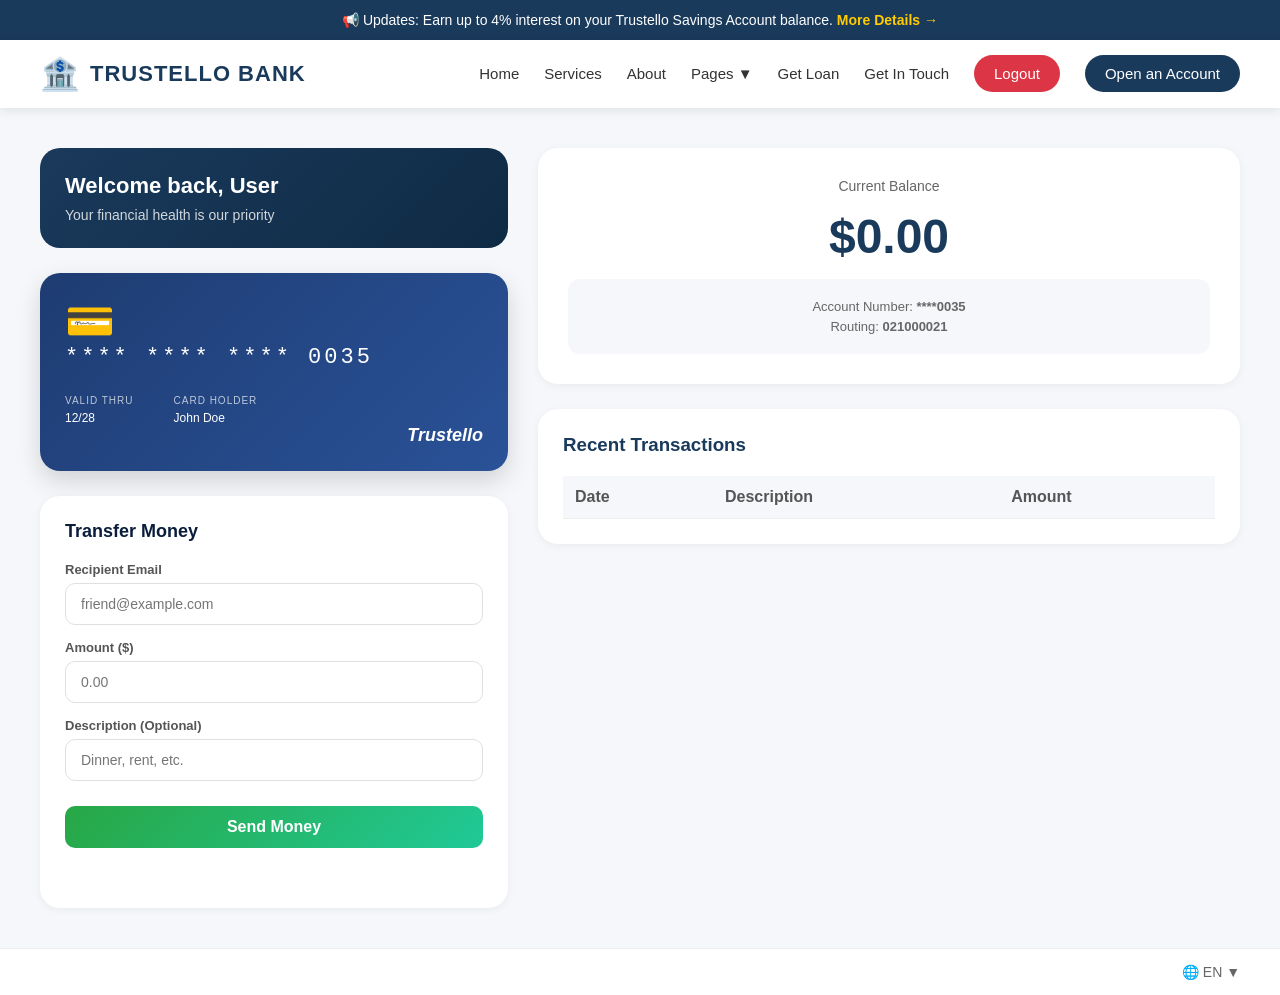
<file: dashboad.html>
<!DOCTYPE html>
<html lang="en">
<head>
    <meta charset="UTF-8">
    <meta name="viewport" content="width=device-width, initial-scale=1.0">
    <title>Trustello Bank — Dashboard</title>
    <link rel="stylesheet" href="style.css">
</head>
<body>
    <div class="update-banner">
        📢 Updates: Earn up to 4% interest on your Trustello Savings Account balance. 
        <a href="#">More Details →</a>
    </div>

    <nav class="navbar">
        <div class="nav-container">
            <div class="logo">
                <div class="logo-placeholder">
                    <span class="logo-icon">🏦</span>
                    <span class="logo-text">TRUSTELLO BANK</span>
                </div>
            </div>
            <ul class="nav-links">
                <li><a href="#">Home</a></li>
                <li><a href="#">Services</a></li>
                <li><a href="#">About</a></li>
                <li class="dropdown"><a href="#">Pages ▼</a></li>
                <li><a href="#">Get Loan</a></li>
                <li><a href="#">Get In Touch</a></li>
                <li><a href="#" id="logoutBtnNav" class="logout-nav">Logout</a></li>
                <li><a href="#" class="signup-btn">Open an Account</a></li>
            </ul>
        </div>
    </nav>

    <div class="dashboard-container">
        <div class="dashboard-grid">
            <!-- Left Column -->
            <div class="dashboard-left">
                <div class="welcome-card">
                    <h3>Welcome back, <span id="userEmail">User</span></h3>
                    <p>Your financial health is our priority</p>
                </div>

                <!-- Bank Card -->
                <div class="physical-card">
                    <div class="card-chip">💳</div>
                    <div class="card-number">**** **** **** 0035</div>
                    <div class="card-details">
                        <div>
                            <span class="card-label">VALID THRU</span>
                            <span>12/28</span>
                        </div>
                        <div>
                            <span class="card-label">CARD HOLDER</span>
                            <span id="cardHolderName">John Doe</span>
                        </div>
                    </div>
                    <div class="card-brand">Trustello</div>
                </div>

                <!-- Transfer Money -->
                <div class="transfer-section">
                    <h3>Transfer Money</h3>
                    <form id="transferForm">
                        <div class="transfer-group">
                            <label>Recipient Email</label>
                            <input type="email" id="recipientEmail" placeholder="friend@example.com" required>
                        </div>
                        <div class="transfer-group">
                            <label>Amount ($)</label>
                            <input type="number" id="transferAmount" step="0.01" min="0.01" placeholder="0.00" required>
                        </div>
                        <div class="transfer-group">
                            <label>Description (Optional)</label>
                            <input type="text" id="transferDesc" placeholder="Dinner, rent, etc.">
                        </div>
                        <button type="submit" id="transferBtn">Send Money</button>
                    </form>
                    <div id="transferMessage" class="transfer-message"></div>
                </div>
            </div>

            <!-- Right Column -->
            <div class="dashboard-right">
                <div class="balance-card">
                    <p>Current Balance</p>
                    <h2 id="balance">$0.00</h2>
                    <div class="account-info">
                        <p>Account Number: <strong>****0035</strong></p>
                        <p>Routing: <strong>021000021</strong></p>
                    </div>
                </div>

                <div class="transactions">
                    <h3>Recent Transactions</h3>
                    <div class="transactions-table-wrapper">
                        <table id="transactionsTable">
                            <thead>
                                <tr><th>Date</th><th>Description</th><th>Amount</th></tr>
                            </thead>
                            <tbody id="transactionsBody"></tbody>
                        </table>
                    </div>
                </div>
            </div>
        </div>
    </div>

    <footer class="footer">
        <div class="language-selector">
            <span>🌐 EN ▼</span>
        </div>
    </footer>

    <script src="script.js"></script>
</body>
</html>
</file>
<file: style.css>
* {
    margin: 0;
    padding: 0;
    box-sizing: border-box;
    font-family: 'Segoe UI', Tahoma, Geneva, Verdana, sans-serif;
}

/* Update Banner */
.update-banner {
    background: #1a3a5c;
    color: white;
    padding: 12px 40px;
    font-size: 14px;
    text-align: center;
}

.update-banner a {
    color: #ffcc00;
    text-decoration: none;
    font-weight: bold;
}

.update-banner a:hover {
    text-decoration: underline;
}

/* Navbar */
.navbar {
    background: white;
    box-shadow: 0 2px 10px rgba(0,0,0,0.1);
    position: sticky;
    top: 0;
    z-index: 100;
}

.nav-container {
    max-width: 1400px;
    margin: 0 auto;
    padding: 15px 40px;
    display: flex;
    justify-content: space-between;
    align-items: center;
    flex-wrap: wrap;
}

/* Logo Section with Space for Image */
.logo-placeholder {
    display: flex;
    align-items: center;
    gap: 10px;
}

.logo-icon {
    font-size: 32px;
}

.logo-text {
    font-size: 22px;
    font-weight: bold;
    color: #1a3a5c;
    letter-spacing: 1px;
}

.nav-links {
    display: flex;
    list-style: none;
    gap: 25px;
    align-items: center;
    flex-wrap: wrap;
}

.nav-links a {
    text-decoration: none;
    color: #333;
    font-size: 15px;
    font-weight: 500;
    transition: color 0.3s;
}

.nav-links a:hover {
    color: #1a3a5c;
}

.login-link {
    color: #1a3a5c !important;
    font-weight: bold !important;
}

.signup-btn {
    background: #1a3a5c;
    color: white !important;
    padding: 10px 20px;
    border-radius: 25px;
}

.signup-btn:hover {
    background: #0f2a44;
    color: white !important;
}

.logout-nav {
    background: #dc3545;
    color: white !important;
    padding: 10px 20px;
    border-radius: 25px;
}

.logout-nav:hover {
    background: #c82333;
    color: white !important;
}

/* Main Login Container */
.main-container {
    min-height: calc(100vh - 160px);
    background: linear-gradient(135deg, #f0f4f8 0%, #e8eef5 100%);
    display: flex;
    align-items: center;
    justify-content: center;
    padding: 60px 20px;
}

.login-wrapper {
    max-width: 500px;
    width: 100%;
}

.welcome-section {
    text-align: center;
    margin-bottom: 30px;
}

.welcome-section h2 {
    font-size: 36px;
    color: #1a3a5c;
    margin-bottom: 10px;
}

.welcome-section p {
    color: #666;
    font-size: 16px;
}

.login-card {
    background: white;
    border-radius: 20px;
    padding: 40px;
    box-shadow: 0 20px 40px rgba(0,0,0,0.1);
}

.input-group {
    margin-bottom: 20px;
}

.input-group label {
    display: block;
    margin-bottom: 8px;
    font-weight: 600;
    color: #333;
    font-size: 14px;
}

.input-group input {
    width: 100%;
    padding: 14px;
    border: 1px solid #ddd;
    border-radius: 10px;
    font-size: 15px;
    transition: border-color 0.3s;
}

.input-group input:focus {
    outline: none;
    border-color: #1a3a5c;
}

.form-options {
    display: flex;
    justify-content: space-between;
    align-items: center;
    margin-bottom: 25px;
    font-size: 14px;
}

.checkbox-label {
    display: flex;
    align-items: center;
    gap: 8px;
    color: #666;
    cursor: pointer;
}

.forgot-link {
    color: #1a3a5c;
    text-decoration: none;
}

.forgot-link:hover {
    text-decoration: underline;
}

.login-btn {
    width: 100%;
    padding: 14px;
    background: #1a3a5c;
    color: white;
    border: none;
    border-radius: 30px;
    font-size: 16px;
    font-weight: bold;
    cursor: pointer;
    transition: background 0.3s;
}

.login-btn:hover {
    background: #0f2a44;
}

/* Dashboard Layout */
.dashboard-container {
    background: #f5f7fa;
    min-height: calc(100vh - 160px);
    padding: 40px;
}

.dashboard-grid {
    max-width: 1400px;
    margin: 0 auto;
    display: grid;
    grid-template-columns: 1fr 1.5fr;
    gap: 30px;
}

/* Left Column */
.dashboard-left {
    display: flex;
    flex-direction: column;
    gap: 25px;
}

.welcome-card {
    background: linear-gradient(135deg, #1a3a5c, #0f2a44);
    color: white;
    padding: 25px;
    border-radius: 20px;
}

.welcome-card h3 {
    font-size: 22px;
    margin-bottom: 8px;
}

.welcome-card p {
    opacity: 0.8;
    font-size: 14px;
}

/* Physical Bank Card */
.physical-card {
    background: linear-gradient(135deg, #1e3c72 0%, #2a5298 100%);
    border-radius: 20px;
    padding: 25px;
    color: white;
    box-shadow: 0 10px 20px rgba(0,0,0,0.2);
}

.card-chip {
    font-size: 32px;
    margin-bottom: 30px;
}

.card-number {
    font-size: 22px;
    letter-spacing: 2px;
    margin-bottom: 20px;
    font-family: monospace;
}

.card-details {
    display: flex;
    gap: 30px;
    margin-bottom: 20px;
    font-size: 12px;
}

.card-label {
    display: block;
    font-size: 10px;
    opacity: 0.7;
    margin-bottom: 5px;
}

.card-brand {
    text-align: right;
    font-size: 18px;
    font-weight: bold;
    font-style: italic;
}

/* Transfer Section */
.transfer-section {
    background: white;
    padding: 25px;
    border-radius: 20px;
    box-shadow: 0 2px 10px rgba(0,0,0,0.05);
}

.transfer-section h3 {
    color: #1a3a5c;
    margin-bottom: 20px;
}

.transfer-group {
    margin-bottom: 15px;
}

.transfer-group label {
    font-size: 14px;
    font-weight: 600;
    color: #333;
    margin-bottom: 6px;
    display: block;
}

.transfer-group input {
    width: 100%;
    padding: 12px;
    border: 1px solid #ddd;
    border-radius: 10px;
}

#transferBtn {
    background: #28a745;
    margin-top: 10px;
    width: 100%;
    padding: 12px;
    border: none;
    border-radius: 30px;
    color: white;
    font-weight: bold;
    cursor: pointer;
}

#transferBtn:hover {
    background: #218838;
}

/* Right Column */
.dashboard-right {
    display: flex;
    flex-direction: column;
    gap: 25px;
}

.balance-card {
    background: white;
    padding: 30px;
    border-radius: 20px;
    text-align: center;
    box-shadow: 0 2px 10px rgba(0,0,0,0.05);
}

.balance-card p {
    color: #666;
    font-size: 14px;
}

.balance-card h2 {
    font-size: 48px;
    color: #1a3a5c;
    margin: 15px 0;
}

.account-info {
    background: #f5f7fa;
    padding: 15px;
    border-radius: 12px;
    margin-top: 10px;
}

.account-info p {
    margin: 5px 0;
    font-size: 13px;
}

.transactions {
    background: white;
    padding: 25px;
    border-radius: 20px;
    box-shadow: 0 2px 10px rgba(0,0,0,0.05);
}

.transactions h3 {
    color: #1a3a5c;
    margin-bottom: 20px;
}

.transactions-table-wrapper {
    overflow-x: auto;
}

table {
    width: 100%;
    border-collapse: collapse;
}

th, td {
    padding: 12px;
    text-align: left;
    border-bottom: 1px solid #eee;
}

th {
    background: #f5f7fa;
    font-weight: 600;
    color: #555;
}

td.negative {
    color: #dc3545;
}

td.positive {
    color: #28a745;
}

/* Footer */
.footer {
    background: white;
    border-top: 1px solid #eee;
    padding: 15px 40px;
    text-align: right;
}

.language-selector {
    font-size: 14px;
    color: #666;
    cursor: pointer;
}

/* Error Message */
.error-message {
    background: #f8d7da;
    color: #721c24;
    padding: 12px;
    border-radius: 10px;
    margin-bottom: 20px;
    text-align: center;
}

.transfer-message {
    margin-top: 15px;
    padding: 10px;
    border-radius: 10px;
    text-align: center;
    font-size: 14px;
}

.transfer-message.success {
    background: #d4edda;
    color: #155724;
}

.transfer-message.error {
    background: #f8d7da;
    color: #721c24;
}

/* Responsive */
@media (max-width: 1000px) {
    .dashboard-grid {
        grid-template-columns: 1fr;
    }
    
    .nav-container {
        flex-direction: column;
        gap: 15px;
    }
    
    .nav-links {
        justify-content: center;
    }
    
    .dashboard-container {
        padding: 20px;
    }
}

@media (max-width: 700px) {
    .nav-links {
        gap: 12px;
    }
    
    .nav-links a {
        font-size: 12px;
    }
    
    .signup-btn, .logout-nav {
        padding: 6px 12px;
    }
    
    .login-card {
        padding: 25px;
    }
}

/* ============================================ */
/* TRUSTELLO BANK - LOGO STYLES (FIXED)         */
/* ============================================ */

/* Logo Blue Background Wrapper */
.logo-blue-bg {
    background: linear-gradient(135deg, #0a1e3c 0%, #1a4a8a 100%);
    padding: 10px 20px;
    border-radius: 12px;
    display: inline-block;
    box-shadow: 0 4px 12px rgba(0,0,0,0.15);
}

/* Logo Image */
.bank-logo {
    max-width: 160px;
    height: auto;
    display: block;
}

/* Logo Section Container */
.logo-section {
    display: inline-block;
}

/* Dashboard Page - Logo in Top Left Corner */
.dashboard .logo-section {
    position: absolute;
    top: 20px;
    left: 20px;
    z-index: 10;
}

/* Index Page - Logo in Navbar */
.navbar .logo-section {
    display: flex;
    align-items: center;
}

/* ============================================ */
/* PROFESSIONAL FOOTER STYLES                    */
/* ============================================ */

.professional-footer {
    background: #0a1e3c;
    color: #ffffff;
    padding: 50px 40px 20px;
    margin-top: 60px;
}

.footer-container {
    max-width: 1400px;
    margin: 0 auto;
}

.footer-grid {
    display: grid;
    grid-template-columns: repeat(4, 1fr);
    gap: 40px;
    margin-bottom: 40px;
}

/* Brand Column - No Blue Background */
.footer-brand .footer-logo {
    margin-bottom: 15px;
}

.footer-bank-logo {
    max-width: 180px;
    height: auto;
    display: block;
}

/* Footer Sections */
.footer-section h4 {
    color: #ffd700;
    font-size: 18px;
    margin-bottom: 20px;
    font-weight: 600;
}

.support-email {
    color: #ffffff;
    margin-bottom: 15px;
    font-size: 14px;
}

.hours-title {
    color: #ffd700;
    font-size: 14px;
    margin-top: 15px;
    margin-bottom: 5px;
    font-weight: 600;
}

.hours {
    color: #cccccc;
    font-size: 13px;
}

/* Footer Links */
.footer-links {
    list-style: none;
    padding: 0;
}

.footer-links li {
    margin-bottom: 10px;
}

.footer-links a {
    color: #cccccc;
    text-decoration: none;
    font-size: 14px;
    transition: color 0.3s;
}

.footer-links a:hover {
    color: #ffd700;
}

.login-link-footer {
    color: #ffd700 !important;
    font-weight: bold;
}

/* Copyright */
.footer-copyright {
    text-align: center;
    padding-top: 30px;
    border-top: 1px solid rgba(255,255,255,0.1);
    color: #888888;
    font-size: 13px;
}

/* Responsive Footer */
@media (max-width: 900px) {
    .footer-grid {
        grid-template-columns: repeat(2, 1fr);
        gap: 30px;
    }
    
    .professional-footer {
        padding: 40px 25px 20px;
    }
}

@media (max-width: 600px) {
    .footer-grid {
        grid-template-columns: 1fr;
        text-align: center;
    }
    
    .footer-section h4 {
        margin-top: 20px;
    }
    
    .footer-brand .footer-logo {
        text-align: center;
    }
    
    .footer-bank-logo {
        margin: 0 auto;
    }
}

/* ============================================ */
/* PROFESSIONAL DASHBOARD STYLES (NEW)          */
/* ============================================ */

.dashboard-wrapper {
    background: #f0f2f5;
    min-height: 100vh;
}

/* Top Navigation */
.dashboard-nav {
    background: white;
    padding: 15px 40px;
    display: flex;
    justify-content: space-between;
    align-items: center;
    box-shadow: 0 2px 10px rgba(0,0,0,0.05);
    position: sticky;
    top: 0;
    z-index: 100;
}

.nav-brand .logo-section {
    position: static;
}

.nav-user {
    display: flex;
    align-items: center;
    gap: 20px;
}

.user-greeting {
    color: #333;
    font-size: 14px;
}

.logout-btn-nav {
    background: #dc3545;
    color: white;
    border: none;
    padding: 8px 20px;
    border-radius: 6px;
    cursor: pointer;
    font-size: 14px;
    font-weight: 500;
    transition: background 0.3s;
}

.logout-btn-nav:hover {
    background: #c82333;
}

/* Dashboard Main */
.dashboard-main {
    padding: 30px 40px;
}

.dashboard-container {
    max-width: 1400px;
    margin: 0 auto;
}

/* Welcome Banner */
.welcome-banner {
    background: linear-gradient(135deg, #0a1e3c 0%, #1a4a8a 100%);
    border-radius: 16px;
    padding: 30px 40px;
    margin-bottom: 30px;
    display: flex;
    justify-content: space-between;
    align-items: center;
    color: white;
}

.welcome-text h2 {
    font-size: 28px;
    margin-bottom: 8px;
}

.welcome-text p {
    opacity: 0.8;
    font-size: 14px;
}

.date-display {
    background: rgba(255,255,255,0.2);
    padding: 10px 20px;
    border-radius: 30px;
    font-size: 14px;
}

/* Stats Grid */
.stats-grid {
    display: grid;
    grid-template-columns: repeat(3, 1fr);
    gap: 25px;
    margin-bottom: 30px;
}

.stat-card {
    background: white;
    border-radius: 16px;
    padding: 20px;
    display: flex;
    align-items: center;
    gap: 15px;
    box-shadow: 0 2px 8px rgba(0,0,0,0.05);
    transition: transform 0.2s, box-shadow 0.2s;
}

.stat-card:hover {
    transform: translateY(-2px);
    box-shadow: 0 8px 20px rgba(0,0,0,0.1);
}

.stat-icon {
    font-size: 40px;
}

.stat-info p {
    color: #666;
    font-size: 13px;
    margin-bottom: 5px;
}

.stat-info h3 {
    color: #0a1e3c;
    font-size: 24px;
    font-weight: 700;
}

/* Two Column Layout */
.two-columns {
    display: grid;
    grid-template-columns: 1fr 1.5fr;
    gap: 30px;
}

/* Left Column */
.left-column {
    display: flex;
    flex-direction: column;
    gap: 25px;
}

/* Bank Card Redesign */
.card-section {
    background: transparent;
}

.physical-card {
    background: linear-gradient(135deg, #1e3c72 0%, #2a5298 100%);
    border-radius: 20px;
    padding: 25px;
    color: white;
    box-shadow: 0 10px 25px rgba(0,0,0,0.15);
}

.card-header {
    display: flex;
    justify-content: space-between;
    align-items: center;
    margin-bottom: 40px;
}

.card-chip {
    font-size: 40px;
    margin-bottom: 0;
}

.card-brand-logos {
    display: flex;
    gap: 10px;
    align-items: baseline;
}

.card-brand-name {
    font-size: 16px;
    font-weight: 500;
    opacity: 0.9;
}

.mastercard-sign {
    font-size: 14px;
    font-weight: bold;
    opacity: 0.9;
}

.card-number {
    font-size: 22px;
    letter-spacing: 3px;
    margin-bottom: 25px;
    font-family: monospace;
}

.card-details {
    display: flex;
    gap: 40px;
    margin-bottom: 0;
}

.card-label {
    display: block;
    font-size: 10px;
    opacity: 0.7;
    margin-bottom: 5px;
    letter-spacing: 1px;
}

.card-value {
    font-size: 14px;
    font-weight: 500;
}

/* Transfer Section Redesign */
.transfer-section {
    background: white;
    border-radius: 20px;
    padding: 25px;
    box-shadow: 0 2px 8px rgba(0,0,0,0.05);
}

.transfer-section h3 {
    color: #0a1e3c;
    margin-bottom: 20px;
    font-size: 18px;
}

.transfer-group {
    margin-bottom: 15px;
}

.transfer-group label {
    display: block;
    font-size: 13px;
    font-weight: 600;
    color: #555;
    margin-bottom: 6px;
}

.transfer-group input {
    width: 100%;
    padding: 12px 15px;
    border: 1px solid #e0e0e0;
    border-radius: 10px;
    font-size: 14px;
    transition: border-color 0.3s;
}

.transfer-group input:focus {
    outline: none;
    border-color: #1a4a8a;
}

#transferBtn {
    width: 100%;
    padding: 12px;
    background: linear-gradient(135deg, #28a745, #20c997);
    color: white;
    border: none;
    border-radius: 10px;
    font-size: 16px;
    font-weight: 600;
    cursor: pointer;
    transition: opacity 0.3s;
    margin-top: 10px;
}

#transferBtn:hover {
    opacity: 0.9;
}

/* Right Column */
.right-column {
    display: flex;
    flex-direction: column;
    gap: 25px;
}

/* Transactions Redesign */
.transactions {
    background: white;
    border-radius: 20px;
    padding: 25px;
    box-shadow: 0 2px 8px rgba(0,0,0,0.05);
}

.transactions-header {
    display: flex;
    justify-content: space-between;
    align-items: center;
    margin-bottom: 20px;
}

.transactions-header h3 {
    color: #0a1e3c;
    font-size: 18px;
}

.view-all {
    color: #1a4a8a;
    text-decoration: none;
    font-size: 13px;
    font-weight: 500;
}

.view-all:hover {
    text-decoration: underline;
}

.pending-transaction {
    background: #fff9e6;
}

.pending-amount {
    color: #f5a623 !important;
    font-weight: bold;
}

/* Professional Dashboard Responsive */
@media (max-width: 1000px) {
    .two-columns {
        grid-template-columns: 1fr;
    }
    
    .stats-grid {
        grid-template-columns: repeat(2, 1fr);
    }
    
    .dashboard-nav {
        padding: 15px 20px;
    }
    
    .dashboard-main {
        padding: 20px;
    }
}

@media (max-width: 600px) {
    .stats-grid {
        grid-template-columns: 1fr;
    }
    
    .welcome-banner {
        flex-direction: column;
        text-align: center;
        gap: 15px;
    }
    
    .welcome-text h2 {
        font-size: 22px;
    }
    
    .nav-user {
        gap: 10px;
    }
    
    .user-greeting {
        font-size: 12px;
    }
    
    .logout-btn-nav {
        padding: 6px 12px;
        font-size: 12px;
    }
}
</file>
